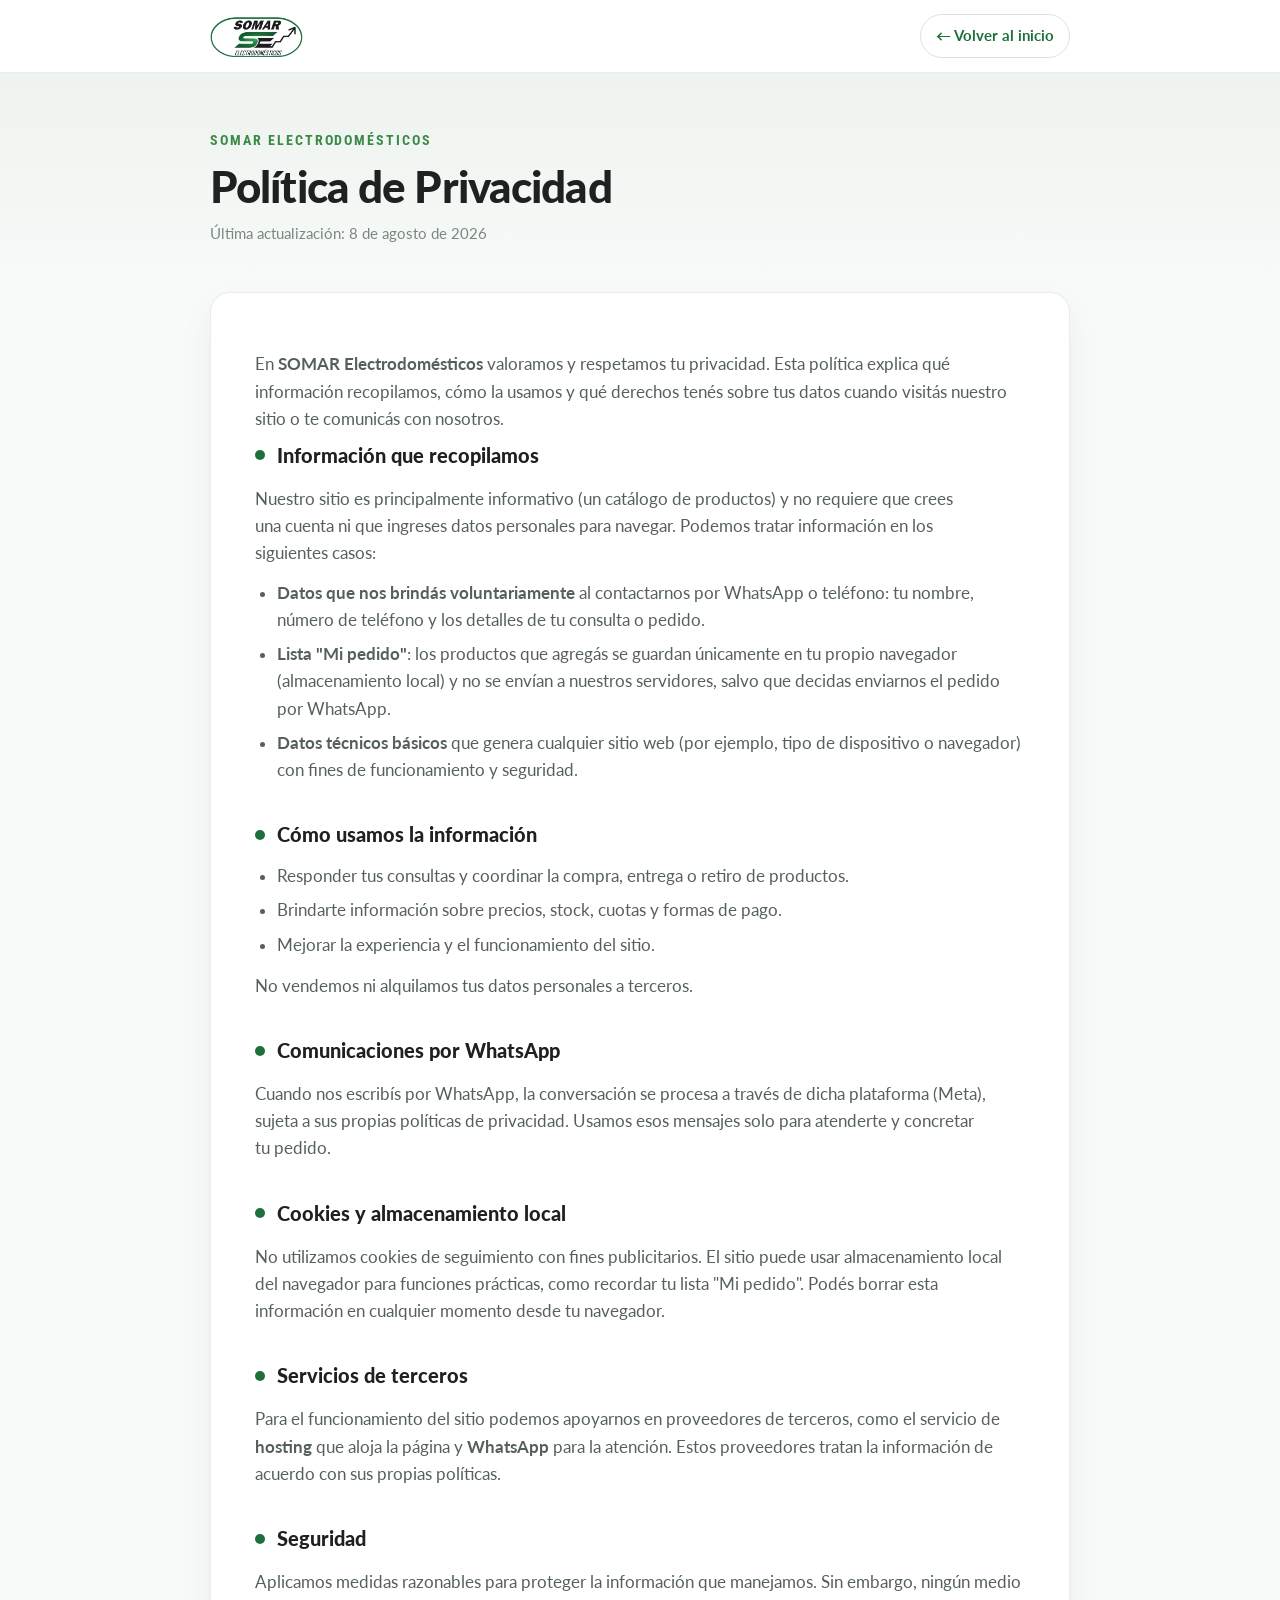
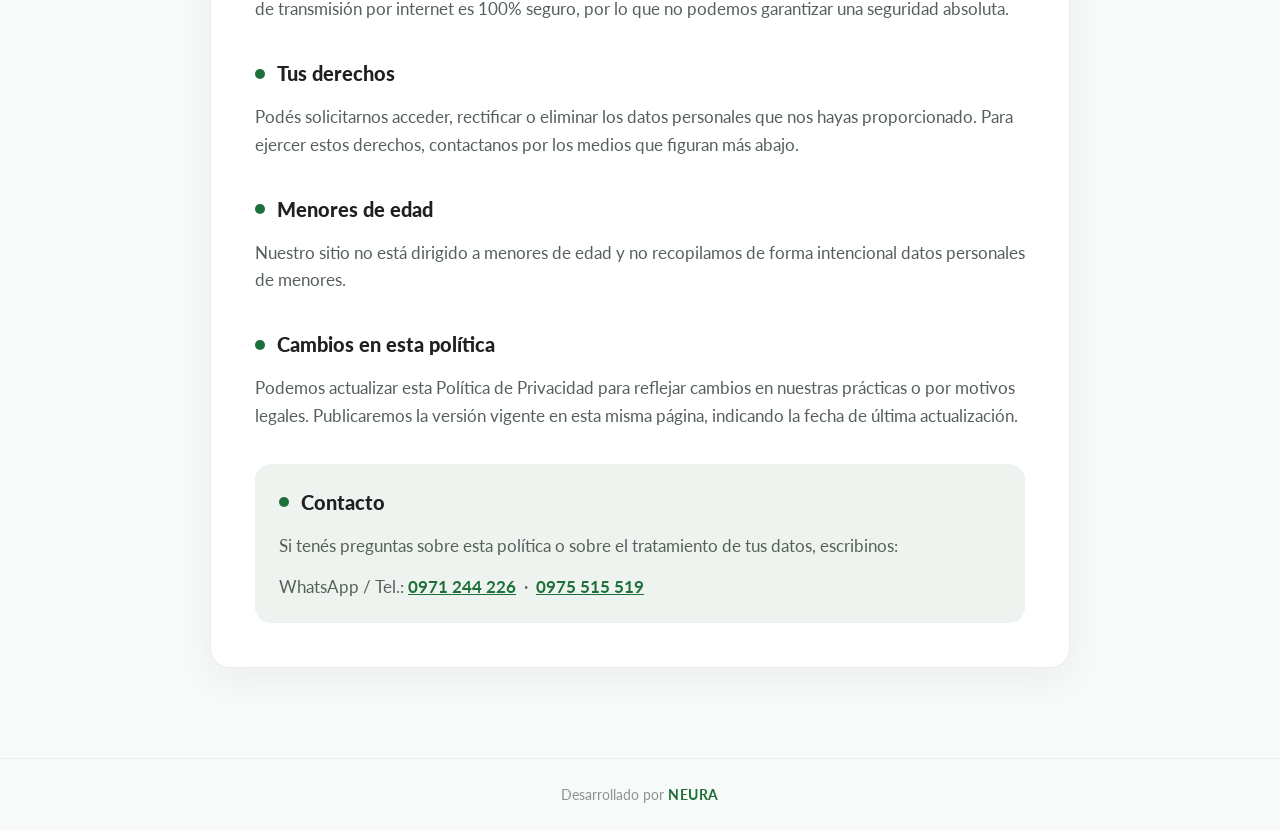
<file: politicadeprivacidad/index.html>
<!doctype html>
<html lang="es">
<head>
<meta charset="utf-8">
<meta name="viewport" content="width=device-width, initial-scale=1">
<meta name="robots" content="noindex, nofollow">
<title>Política de Privacidad — SOMAR Electrodomésticos</title>
<link rel="preconnect" href="https://fonts.googleapis.com">
<link rel="preconnect" href="https://fonts.gstatic.com" crossorigin>
<link href="https://fonts.googleapis.com/css2?family=Lato:wght@400;700;900&family=Roboto+Condensed:wght@400;700&display=swap" rel="stylesheet">
<style>
  :root { --verde:#1D703A; --verde2:#3A8A47; --carbon:#202023; --gris:#55605a; --claro:#EEF3EF; }
  * { box-sizing:border-box; margin:0; padding:0; }
  body { font-family:'Lato',system-ui,sans-serif; color:var(--carbon); background:#f7faf8; line-height:1.65; -webkit-font-smoothing:antialiased; }
  a { color:var(--verde); }
  .top { position:sticky; top:0; z-index:10; background:rgba(255,255,255,0.94); backdrop-filter:blur(10px); border-bottom:1px solid #e8eee9; }
  .top-in { max-width:900px; margin:0 auto; padding:14px 20px; display:flex; align-items:center; justify-content:space-between; gap:16px; }
  .top img { height:42px; width:auto; display:block; }
  .back { display:inline-flex; align-items:center; gap:8px; font-weight:700; font-size:14.5px; color:var(--verde); text-decoration:none; padding:9px 15px; border:1.5px solid #d8e5da; border-radius:99px; transition:background .2s ease,color .2s ease; }
  .back:hover { background:var(--verde); color:#fff; border-color:var(--verde); }
  .hero { background:linear-gradient(180deg,var(--claro) 0%, #f7faf8 100%); }
  .hero-in { max-width:900px; margin:0 auto; padding:56px 20px 36px; }
  .kicker { font-family:'Roboto Condensed',sans-serif; font-weight:700; font-size:14px; letter-spacing:0.14em; text-transform:uppercase; color:var(--verde2); }
  h1 { font-size:clamp(30px,5vw,44px); font-weight:900; letter-spacing:-0.02em; line-height:1.1; margin:10px 0 0; }
  .updated { color:#7c8781; font-size:14.5px; margin-top:12px; }
  main { max-width:900px; margin:0 auto; padding:10px 20px 80px; }
  .card { background:#fff; border:1px solid #e8eee9; border-radius:20px; padding:clamp(24px,4vw,44px); box-shadow:0 12px 34px rgba(32,32,35,0.05); }
  p { color:var(--gris); font-size:16.5px; margin:14px 0 0; text-wrap:pretty; }
  h2 { font-size:20px; font-weight:900; color:var(--carbon); margin:34px 0 0; display:flex; align-items:center; gap:12px; }
  h2::before { content:""; width:10px; height:10px; border-radius:99px; background:var(--verde); flex:none; }
  h2:first-of-type { margin-top:6px; }
  ul { margin:12px 0 0; padding-left:22px; }
  li { color:var(--gris); font-size:16.5px; margin:7px 0; }
  .contact { margin-top:34px; background:var(--claro); border-radius:16px; padding:22px 24px; }
  .contact a { font-weight:700; }
  .foot { border-top:1px solid #e8eee9; margin-top:10px; }
  .foot-in { max-width:900px; margin:0 auto; padding:24px 20px; text-align:center; color:#8b958f; font-size:14px; }
  .foot-in a { color:var(--verde); font-weight:700; letter-spacing:0.04em; text-decoration:none; }
  .foot-in a:hover { color:var(--verde2); }
</style>
</head>
<body>
  <header class="top">
    <div class="top-in">
      <a href="/" aria-label="Ir al inicio"><img src="/assets/somar-logo-oval.png" alt="SOMAR Electrodomésticos"></a>
      <a class="back" href="/">← Volver al inicio</a>
    </div>
  </header>

  <section class="hero">
    <div class="hero-in">
      <div class="kicker">SOMAR Electrodomésticos</div>
      <h1>Política de Privacidad</h1>
      <p class="updated">Última actualización: 8 de agosto de 2026</p>
    </div>
  </section>

  <main>
    <div class="card">
      <p>En <strong>SOMAR Electrodomésticos</strong> valoramos y respetamos tu privacidad. Esta política explica qué información recopilamos, cómo la usamos y qué derechos tenés sobre tus datos cuando visitás nuestro sitio o te comunicás con nosotros.</p>

      <h2>Información que recopilamos</h2>
      <p>Nuestro sitio es principalmente informativo (un catálogo de productos) y no requiere que crees una cuenta ni que ingreses datos personales para navegar. Podemos tratar información en los siguientes casos:</p>
      <ul>
        <li><strong>Datos que nos brindás voluntariamente</strong> al contactarnos por WhatsApp o teléfono: tu nombre, número de teléfono y los detalles de tu consulta o pedido.</li>
        <li><strong>Lista "Mi pedido"</strong>: los productos que agregás se guardan únicamente en tu propio navegador (almacenamiento local) y no se envían a nuestros servidores, salvo que decidas enviarnos el pedido por WhatsApp.</li>
        <li><strong>Datos técnicos básicos</strong> que genera cualquier sitio web (por ejemplo, tipo de dispositivo o navegador) con fines de funcionamiento y seguridad.</li>
      </ul>

      <h2>Cómo usamos la información</h2>
      <ul>
        <li>Responder tus consultas y coordinar la compra, entrega o retiro de productos.</li>
        <li>Brindarte información sobre precios, stock, cuotas y formas de pago.</li>
        <li>Mejorar la experiencia y el funcionamiento del sitio.</li>
      </ul>
      <p>No vendemos ni alquilamos tus datos personales a terceros.</p>

      <h2>Comunicaciones por WhatsApp</h2>
      <p>Cuando nos escribís por WhatsApp, la conversación se procesa a través de dicha plataforma (Meta), sujeta a sus propias políticas de privacidad. Usamos esos mensajes solo para atenderte y concretar tu pedido.</p>

      <h2>Cookies y almacenamiento local</h2>
      <p>No utilizamos cookies de seguimiento con fines publicitarios. El sitio puede usar almacenamiento local del navegador para funciones prácticas, como recordar tu lista "Mi pedido". Podés borrar esta información en cualquier momento desde tu navegador.</p>

      <h2>Servicios de terceros</h2>
      <p>Para el funcionamiento del sitio podemos apoyarnos en proveedores de terceros, como el servicio de <strong>hosting</strong> que aloja la página y <strong>WhatsApp</strong> para la atención. Estos proveedores tratan la información de acuerdo con sus propias políticas.</p>

      <h2>Seguridad</h2>
      <p>Aplicamos medidas razonables para proteger la información que manejamos. Sin embargo, ningún medio de transmisión por internet es 100% seguro, por lo que no podemos garantizar una seguridad absoluta.</p>

      <h2>Tus derechos</h2>
      <p>Podés solicitarnos acceder, rectificar o eliminar los datos personales que nos hayas proporcionado. Para ejercer estos derechos, contactanos por los medios que figuran más abajo.</p>

      <h2>Menores de edad</h2>
      <p>Nuestro sitio no está dirigido a menores de edad y no recopilamos de forma intencional datos personales de menores.</p>

      <h2>Cambios en esta política</h2>
      <p>Podemos actualizar esta Política de Privacidad para reflejar cambios en nuestras prácticas o por motivos legales. Publicaremos la versión vigente en esta misma página, indicando la fecha de última actualización.</p>

      <div class="contact">
        <h2 style="margin-top:0">Contacto</h2>
        <p>Si tenés preguntas sobre esta política o sobre el tratamiento de tus datos, escribinos:</p>
        <p>WhatsApp / Tel.: <a href="https://wa.me/595971244226" target="_blank" rel="noopener">0971 244 226</a> &nbsp;·&nbsp; <a href="tel:0975515519">0975 515 519</a></p>
      </div>
    </div>
  </main>

  <footer class="foot">
    <div class="foot-in">Desarrollado por <a href="https://neura.com.py" target="_blank" rel="noopener">NEURA</a></div>
  </footer>
</body>
</html>
</file>
